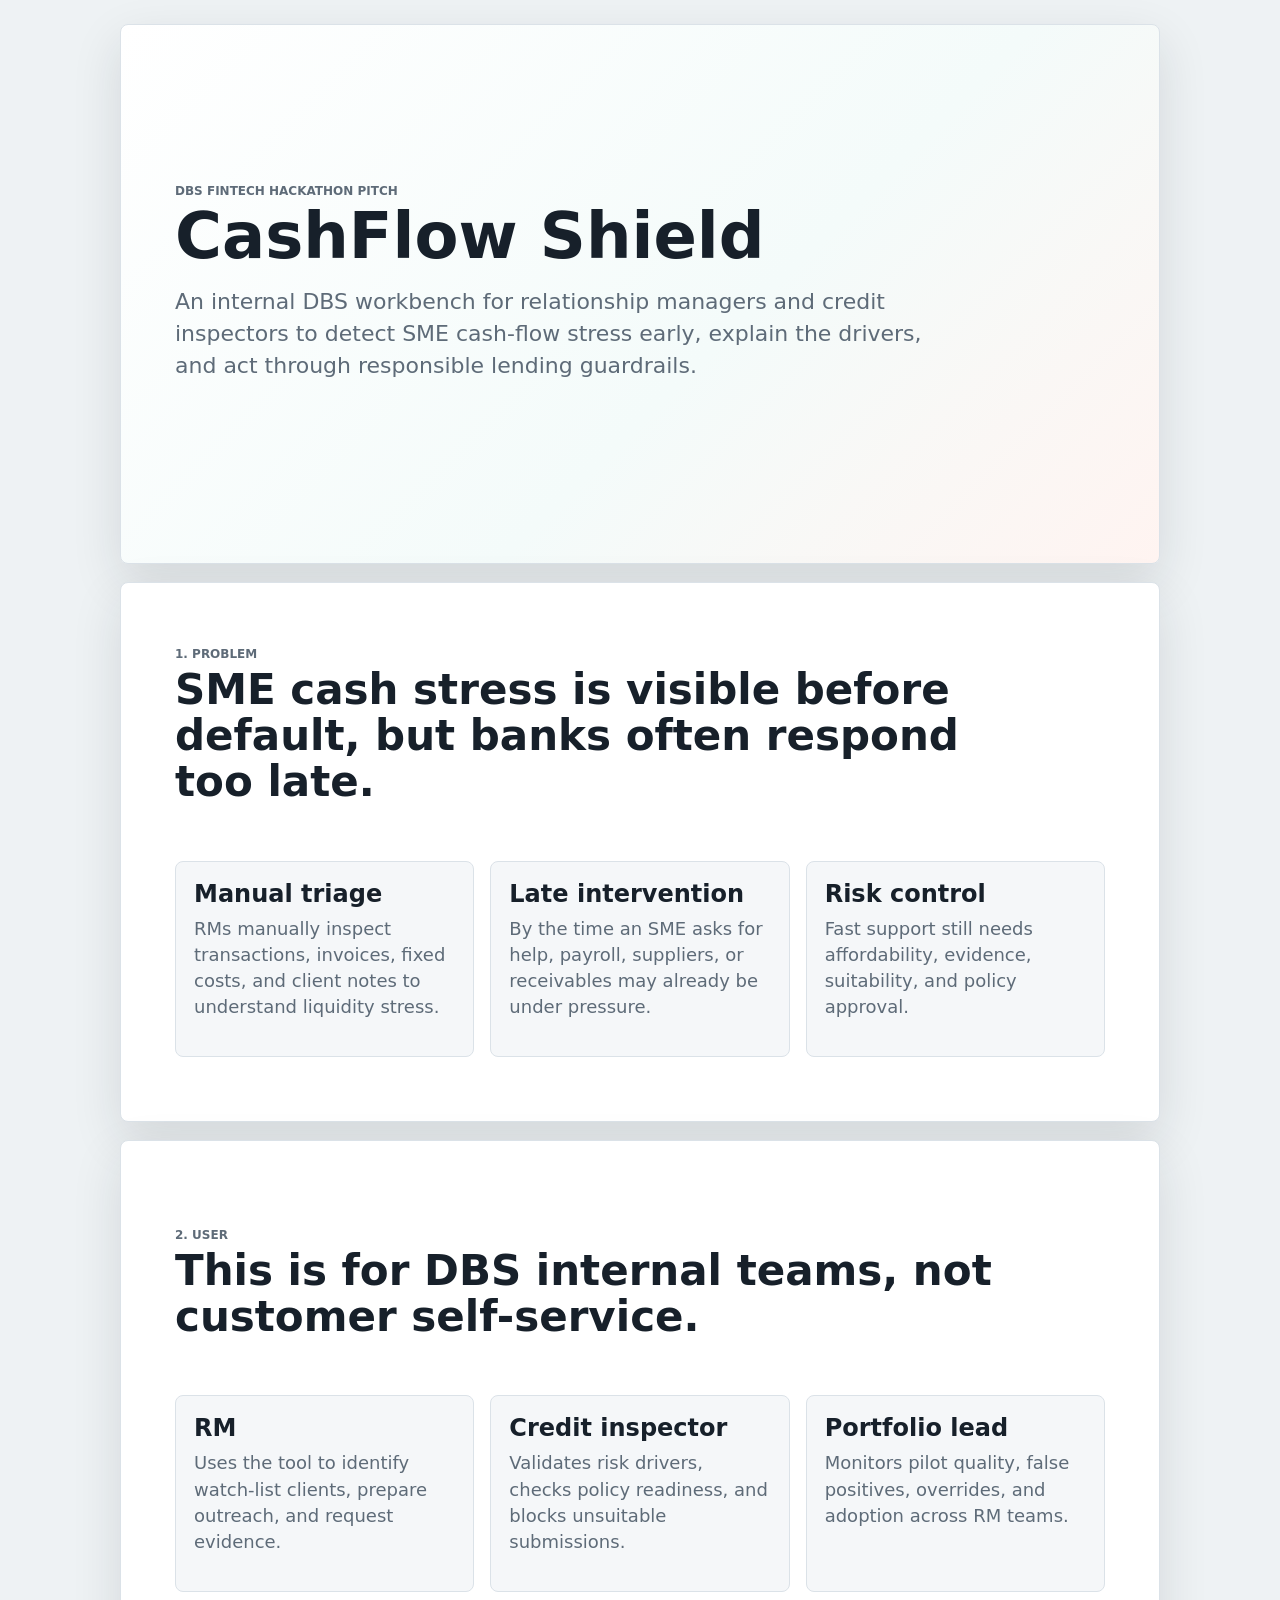
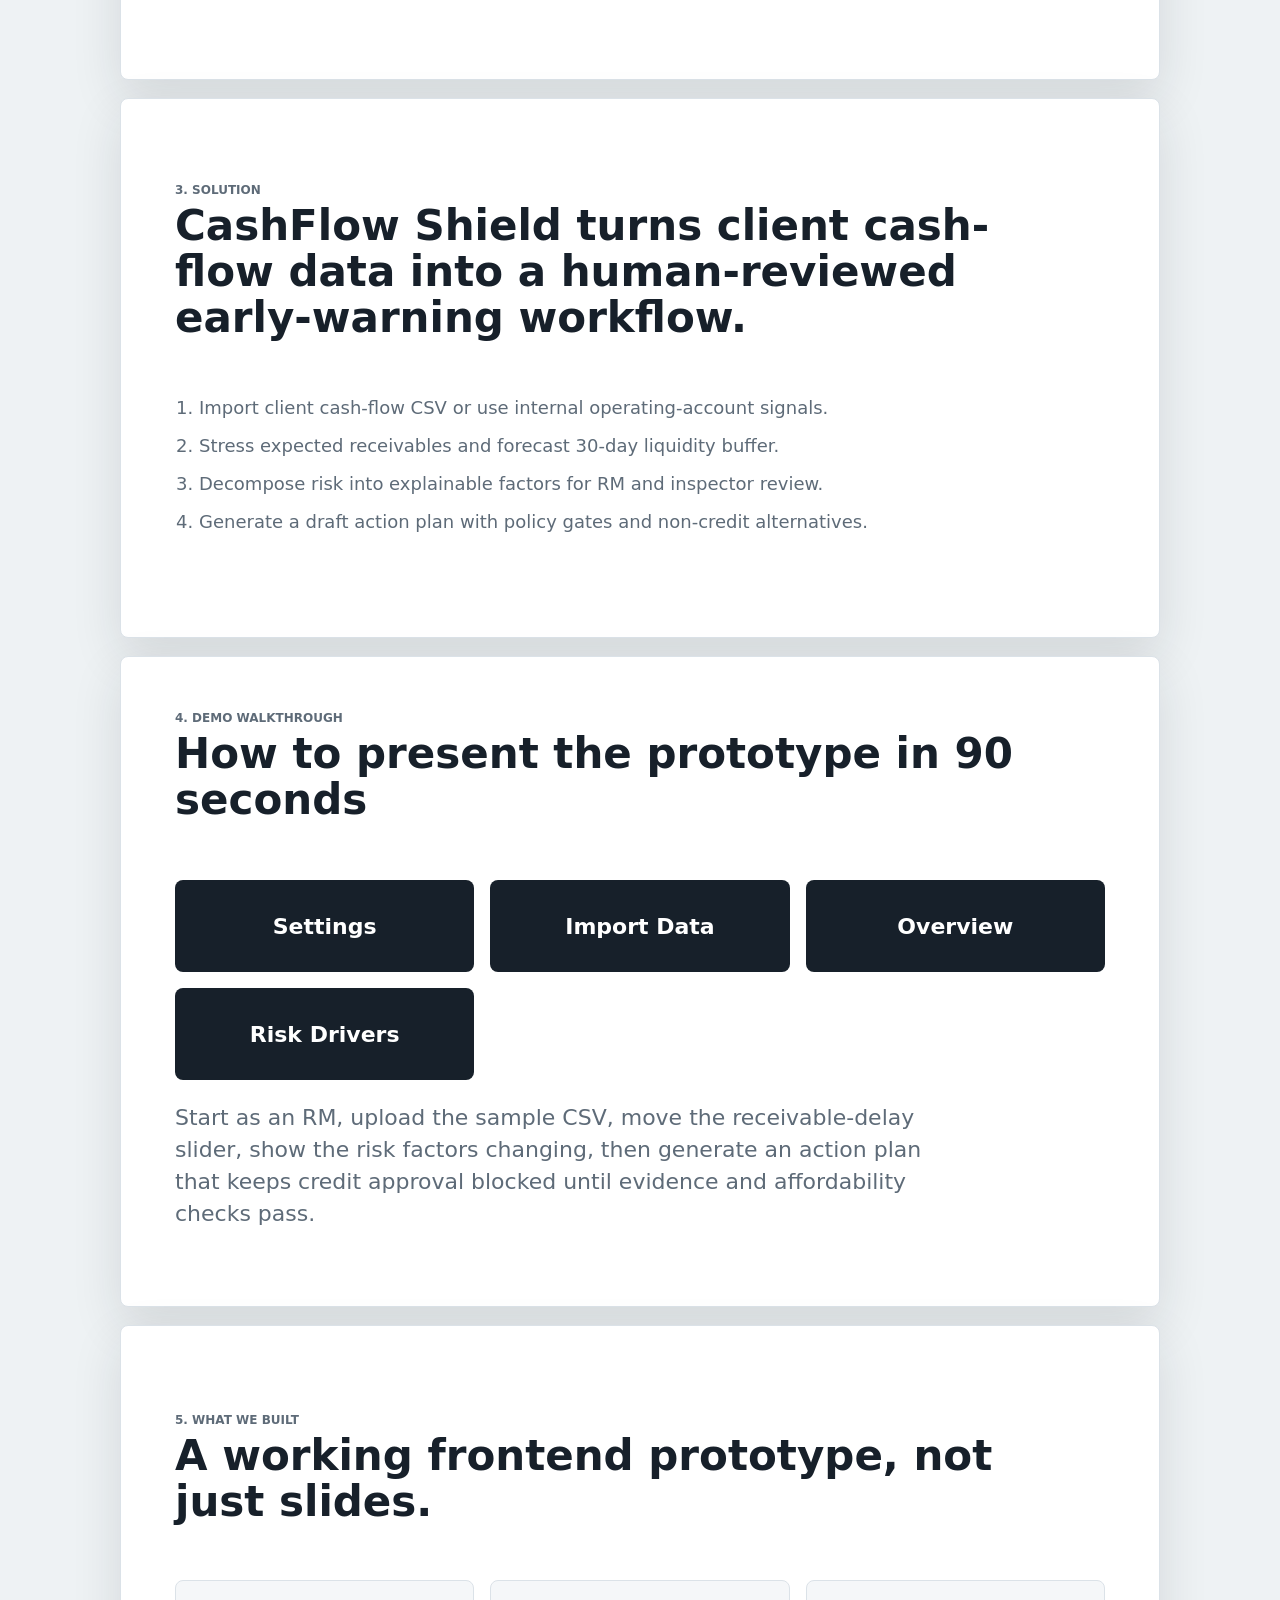
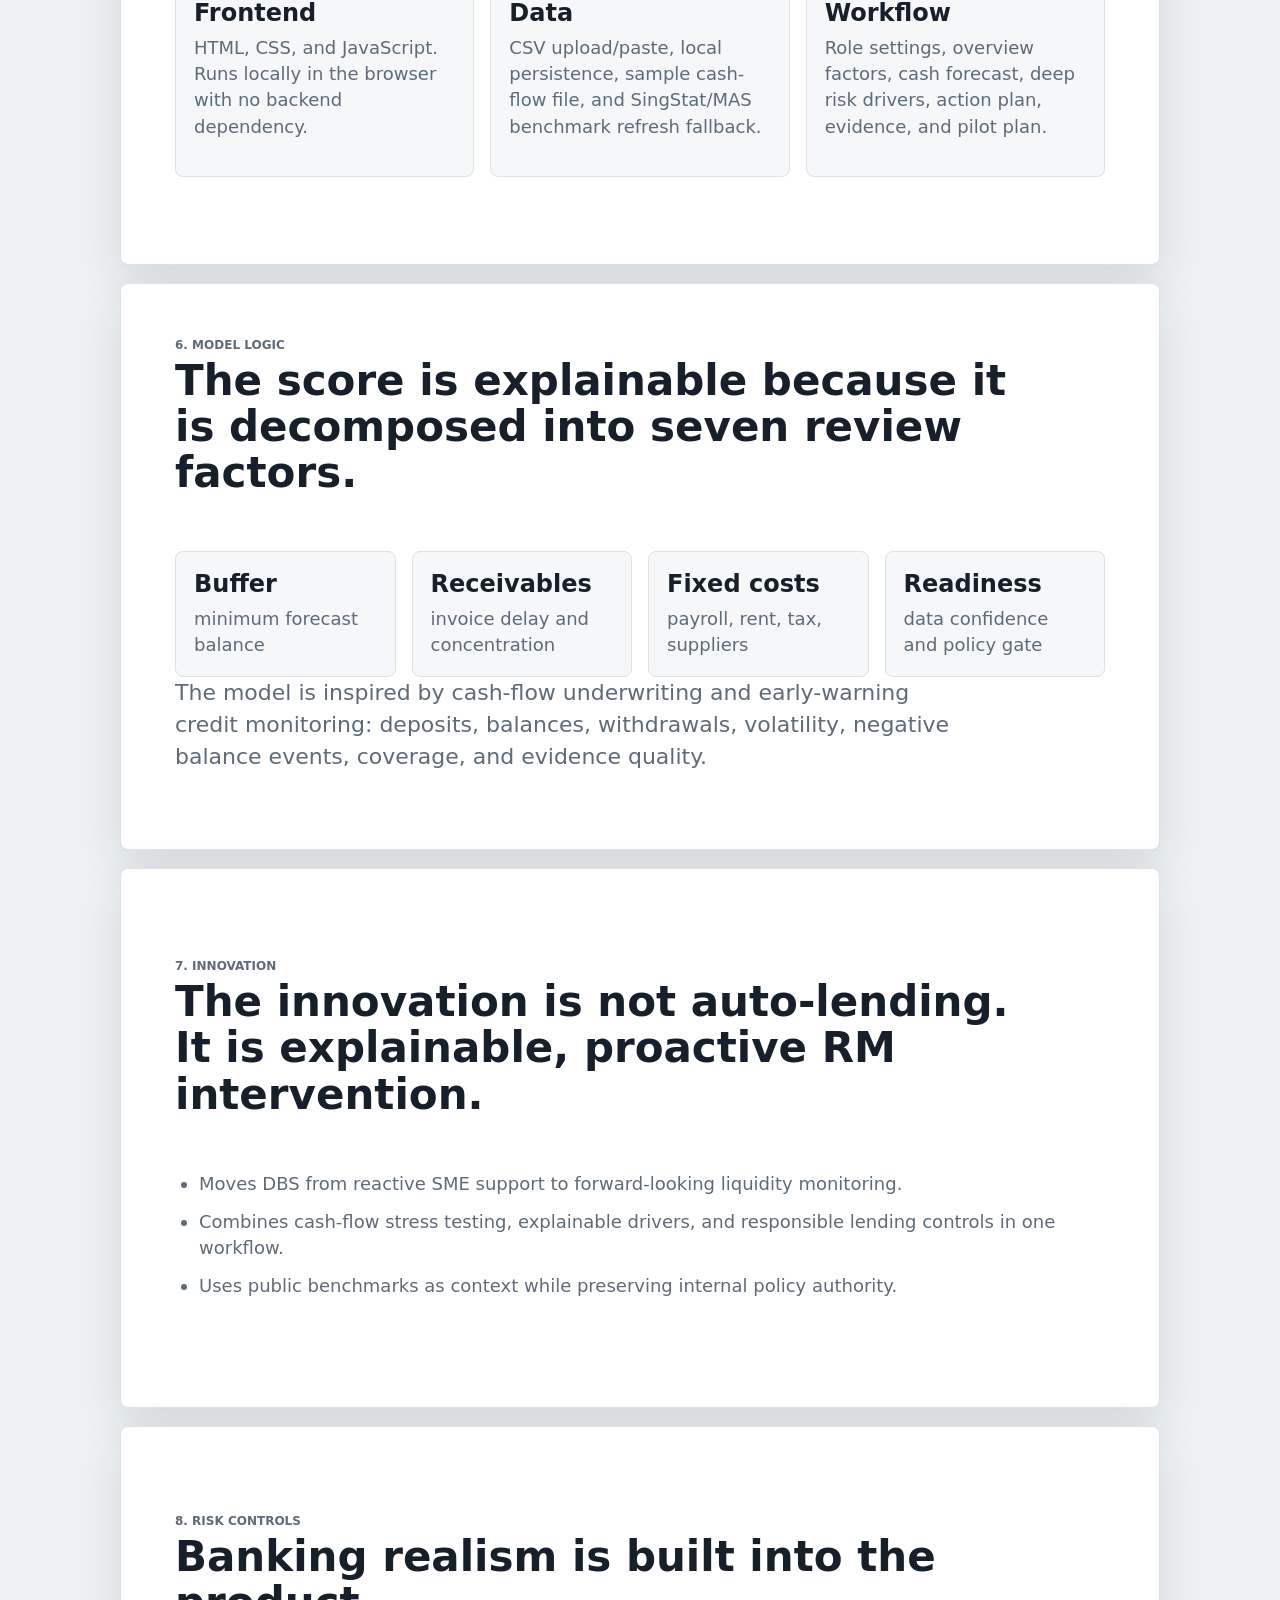
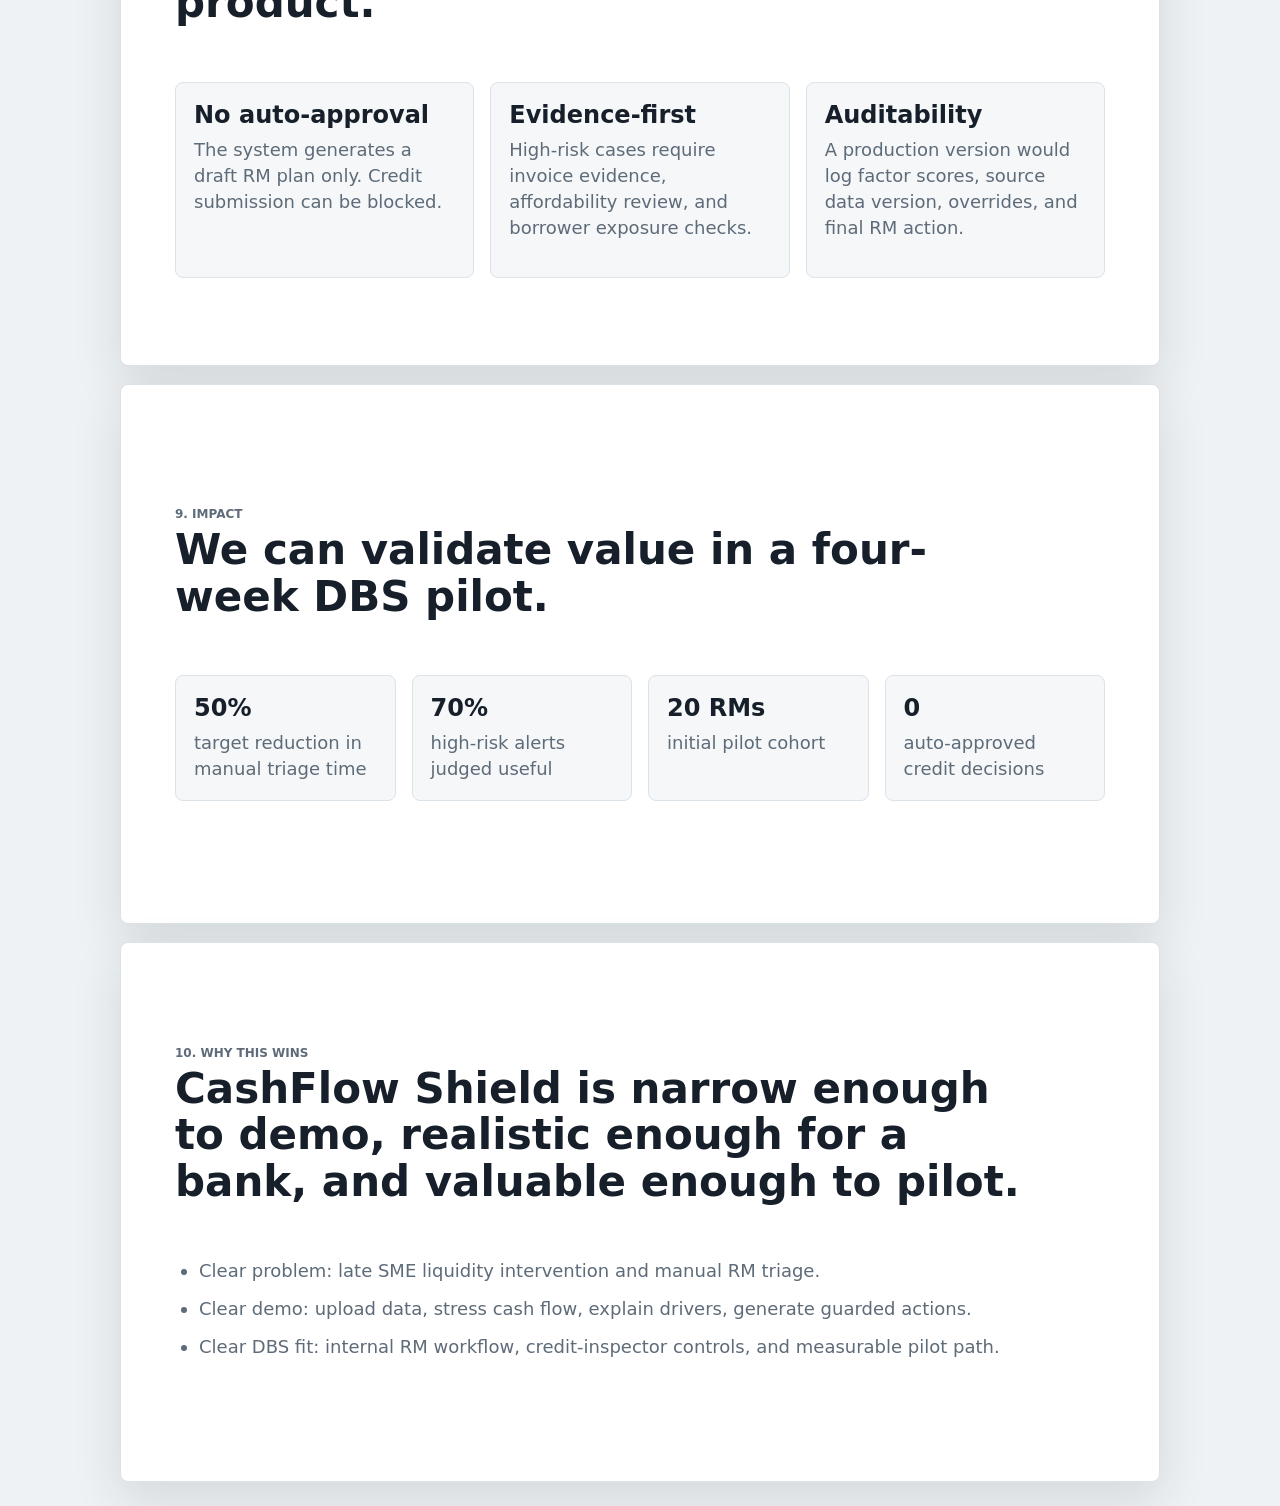
<file: pitch.html>
<!doctype html>
<html lang="en">
  <head>
    <meta charset="utf-8" />
    <meta name="viewport" content="width=device-width, initial-scale=1" />
    <title>CashFlow Shield Pitch</title>
    <link rel="stylesheet" href="styles.css" />
  </head>
  <body class="deck-body">
    <main class="deck">
      <section class="slide cover-slide">
        <p class="eyebrow">DBS FinTech Hackathon Pitch</p>
        <h1>CashFlow Shield</h1>
        <p class="slide-subtitle">An internal DBS workbench for relationship managers and credit inspectors to detect SME cash-flow stress early, explain the drivers, and act through responsible lending guardrails.</p>
      </section>

      <section class="slide">
        <p class="eyebrow">1. Problem</p>
        <h2>SME cash stress is visible before default, but banks often respond too late.</h2>
        <div class="three-points">
          <div>
            <strong>Manual triage</strong>
            <p>RMs manually inspect transactions, invoices, fixed costs, and client notes to understand liquidity stress.</p>
          </div>
          <div>
            <strong>Late intervention</strong>
            <p>By the time an SME asks for help, payroll, suppliers, or receivables may already be under pressure.</p>
          </div>
          <div>
            <strong>Risk control</strong>
            <p>Fast support still needs affordability, evidence, suitability, and policy approval.</p>
          </div>
        </div>
      </section>

      <section class="slide">
        <p class="eyebrow">2. User</p>
        <h2>This is for DBS internal teams, not customer self-service.</h2>
        <div class="three-points">
          <div>
            <strong>RM</strong>
            <p>Uses the tool to identify watch-list clients, prepare outreach, and request evidence.</p>
          </div>
          <div>
            <strong>Credit inspector</strong>
            <p>Validates risk drivers, checks policy readiness, and blocks unsuitable submissions.</p>
          </div>
          <div>
            <strong>Portfolio lead</strong>
            <p>Monitors pilot quality, false positives, overrides, and adoption across RM teams.</p>
          </div>
        </div>
      </section>

      <section class="slide">
        <p class="eyebrow">3. Solution</p>
        <h2>CashFlow Shield turns client cash-flow data into a human-reviewed early-warning workflow.</h2>
        <ol class="flow-list">
          <li>Import client cash-flow CSV or use internal operating-account signals.</li>
          <li>Stress expected receivables and forecast 30-day liquidity buffer.</li>
          <li>Decompose risk into explainable factors for RM and inspector review.</li>
          <li>Generate a draft action plan with policy gates and non-credit alternatives.</li>
        </ol>
      </section>

      <section class="slide">
        <p class="eyebrow">4. Demo Walkthrough</p>
        <h2>How to present the prototype in 90 seconds</h2>
        <div class="demo-strip">
          <span>Settings</span>
          <span>Import Data</span>
          <span>Overview</span>
          <span>Risk Drivers</span>
        </div>
        <p class="slide-subtitle">Start as an RM, upload the sample CSV, move the receivable-delay slider, show the risk factors changing, then generate an action plan that keeps credit approval blocked until evidence and affordability checks pass.</p>
      </section>

      <section class="slide">
        <p class="eyebrow">5. What We Built</p>
        <h2>A working frontend prototype, not just slides.</h2>
        <div class="three-points">
          <div>
            <strong>Frontend</strong>
            <p>HTML, CSS, and JavaScript. Runs locally in the browser with no backend dependency.</p>
          </div>
          <div>
            <strong>Data</strong>
            <p>CSV upload/paste, local persistence, sample cash-flow file, and SingStat/MAS benchmark refresh fallback.</p>
          </div>
          <div>
            <strong>Workflow</strong>
            <p>Role settings, overview factors, cash forecast, deep risk drivers, action plan, evidence, and pilot plan.</p>
          </div>
        </div>
      </section>

      <section class="slide">
        <p class="eyebrow">6. Model Logic</p>
        <h2>The score is explainable because it is decomposed into seven review factors.</h2>
        <div class="metric-row">
          <div><strong>Buffer</strong><span>minimum forecast balance</span></div>
          <div><strong>Receivables</strong><span>invoice delay and concentration</span></div>
          <div><strong>Fixed costs</strong><span>payroll, rent, tax, suppliers</span></div>
          <div><strong>Readiness</strong><span>data confidence and policy gate</span></div>
        </div>
        <p class="slide-subtitle">The model is inspired by cash-flow underwriting and early-warning credit monitoring: deposits, balances, withdrawals, volatility, negative balance events, coverage, and evidence quality.</p>
      </section>

      <section class="slide">
        <p class="eyebrow">7. Innovation</p>
        <h2>The innovation is not auto-lending. It is explainable, proactive RM intervention.</h2>
        <ul class="next-list">
          <li>Moves DBS from reactive SME support to forward-looking liquidity monitoring.</li>
          <li>Combines cash-flow stress testing, explainable drivers, and responsible lending controls in one workflow.</li>
          <li>Uses public benchmarks as context while preserving internal policy authority.</li>
        </ul>
      </section>

      <section class="slide">
        <p class="eyebrow">8. Risk Controls</p>
        <h2>Banking realism is built into the product.</h2>
        <div class="three-points">
          <div>
            <strong>No auto-approval</strong>
            <p>The system generates a draft RM plan only. Credit submission can be blocked.</p>
          </div>
          <div>
            <strong>Evidence-first</strong>
            <p>High-risk cases require invoice evidence, affordability review, and borrower exposure checks.</p>
          </div>
          <div>
            <strong>Auditability</strong>
            <p>A production version would log factor scores, source data version, overrides, and final RM action.</p>
          </div>
        </div>
      </section>

      <section class="slide">
        <p class="eyebrow">9. Impact</p>
        <h2>We can validate value in a four-week DBS pilot.</h2>
        <div class="metric-row">
          <div><strong>50%</strong><span>target reduction in manual triage time</span></div>
          <div><strong>70%</strong><span>high-risk alerts judged useful</span></div>
          <div><strong>20 RMs</strong><span>initial pilot cohort</span></div>
          <div><strong>0</strong><span>auto-approved credit decisions</span></div>
        </div>
      </section>

      <section class="slide">
        <p class="eyebrow">10. Why This Wins</p>
        <h2>CashFlow Shield is narrow enough to demo, realistic enough for a bank, and valuable enough to pilot.</h2>
        <ul class="next-list">
          <li>Clear problem: late SME liquidity intervention and manual RM triage.</li>
          <li>Clear demo: upload data, stress cash flow, explain drivers, generate guarded actions.</li>
          <li>Clear DBS fit: internal RM workflow, credit-inspector controls, and measurable pilot path.</li>
        </ul>
      </section>
    </main>
  </body>
</html>
</file>
<file: styles.css>
:root {
  --ink: #17202a;
  --muted: #5e6b78;
  --line: #dbe2e8;
  --surface: #ffffff;
  --soft: #f5f7f9;
  --teal: #087f8c;
  --green: #2e7d32;
  --amber: #b26a00;
  --red: #b3261e;
  --blue: #2764a8;
  --shadow: 0 18px 50px rgba(23, 32, 42, 0.12);
  font-family: Inter, ui-sans-serif, system-ui, -apple-system, BlinkMacSystemFont, "Segoe UI", sans-serif;
}

* {
  box-sizing: border-box;
}

body {
  margin: 0;
  color: var(--ink);
  background: #eef2f4;
}

button,
select,
input {
  font: inherit;
}

.app-shell {
  min-height: 100vh;
  display: grid;
  grid-template-columns: 280px minmax(0, 1fr);
}

.sidebar {
  background: #ffffff;
  border-right: 1px solid var(--line);
  padding: 24px;
  display: flex;
  flex-direction: column;
  gap: 28px;
}

.brand-block {
  display: grid;
  grid-template-columns: 48px 1fr;
  gap: 12px;
  align-items: center;
}

.brand-mark {
  width: 48px;
  height: 48px;
  border-radius: 8px;
  background: var(--red);
  color: #fff;
  display: grid;
  place-items: center;
  font-weight: 800;
}

.eyebrow,
.label {
  margin: 0 0 6px;
  color: var(--muted);
  text-transform: uppercase;
  letter-spacing: 0;
  font-size: 12px;
  font-weight: 750;
}

h1,
h2,
h3,
h4,
p {
  margin-top: 0;
}

h1 {
  margin-bottom: 0;
  font-size: 22px;
  line-height: 1.15;
}

.nav-list {
  display: grid;
  gap: 8px;
}

.nav-item {
  border: 0;
  background: transparent;
  color: var(--muted);
  width: 100%;
  height: 44px;
  border-radius: 8px;
  display: grid;
  grid-template-columns: 20px 1fr;
  gap: 10px;
  align-items: center;
  text-align: left;
  padding: 0 12px;
  cursor: pointer;
}

.nav-item svg,
.metric-title svg,
.primary-action svg,
.secondary-action svg {
  width: 18px;
  height: 18px;
}

.nav-item.active {
  color: var(--ink);
  background: #e8f3f4;
}

.nav-item.user-entry {
  border: 1px solid var(--line);
  background: #fbfcfd;
  color: var(--ink);
}

.sidebar-note {
  margin-top: auto;
  padding: 14px;
  border: 1px solid var(--line);
  border-radius: 8px;
  color: var(--muted);
  font-size: 14px;
}

.import-shortcut {
  display: grid;
}

.import-bottom {
  border: 1px solid var(--line);
  background: #fff;
}

.workspace {
  padding: 28px;
  display: grid;
  gap: 20px;
  align-content: start;
}

.workspace.workflow-mode .topbar,
.workspace.workflow-mode .kpi-grid {
  display: none;
}

.topbar {
  display: flex;
  justify-content: space-between;
  gap: 20px;
  align-items: end;
}

.topbar h2 {
  margin-bottom: 0;
  max-width: 760px;
  font-size: 28px;
  line-height: 1.18;
}

.topbar-copy {
  margin: 8px 0 0;
  color: var(--muted);
  font-size: 14px;
}

.section-copy {
  margin: 8px 0 0;
  color: var(--muted);
  max-width: 780px;
  line-height: 1.45;
}

.account-picker {
  min-width: 280px;
  display: grid;
  gap: 8px;
}

.account-picker label,
.scenario-control label {
  color: var(--muted);
  font-size: 13px;
  font-weight: 700;
}

select {
  height: 42px;
  border: 1px solid var(--line);
  border-radius: 8px;
  padding: 0 12px;
  background: #fff;
  color: var(--ink);
}

input[type="text"],
input[type="number"],
textarea {
  width: 100%;
  border: 1px solid var(--line);
  border-radius: 8px;
  padding: 10px 12px;
  background: #fff;
  color: var(--ink);
}

textarea {
  min-height: 220px;
  resize: vertical;
  font-family: ui-monospace, SFMono-Regular, Consolas, "Liberation Mono", monospace;
  font-size: 13px;
  line-height: 1.45;
}

.kpi-grid {
  display: grid;
  grid-template-columns: repeat(auto-fit, minmax(210px, 1fr));
  gap: 14px;
}

.metric-card,
.panel,
.chart-panel,
.insight-panel,
.offer-panel {
  background: var(--surface);
  border: 1px solid var(--line);
  border-radius: 8px;
}

.metric-card {
  padding: 16px;
  min-height: 150px;
  display: grid;
  align-content: start;
  gap: 10px;
}

.metric-title {
  display: flex;
  align-items: center;
  justify-content: space-between;
  color: var(--muted);
  font-size: 13px;
  font-weight: 750;
}

.metric-card strong {
  font-size: 30px;
  line-height: 1;
}

.metric-card p {
  color: var(--muted);
  font-size: 14px;
  line-height: 1.35;
  margin-bottom: 0;
}

.risk-score-row {
  display: flex;
  align-items: center;
  gap: 10px;
}

.status-pill {
  display: inline-flex;
  align-items: center;
  min-height: 26px;
  padding: 0 10px;
  border-radius: 999px;
  font-size: 12px;
  font-weight: 800;
  white-space: nowrap;
}

.status-pill.amber {
  color: #6d4300;
  background: #fff1d2;
}

.status-pill.red {
  color: #7b1b16;
  background: #ffe2df;
}

.status-pill.green {
  color: #1c5c22;
  background: #daf0dc;
}

.status-pill.neutral {
  color: #41505f;
  background: #edf1f4;
}

.meter {
  height: 8px;
  width: 100%;
  background: #e8edf1;
  border-radius: 999px;
  overflow: hidden;
}

.meter span {
  display: block;
  height: 100%;
  width: 68%;
  background: var(--amber);
  transition: width 180ms ease, background 180ms ease;
}

.panel {
  display: none;
  padding: 20px;
  box-shadow: var(--shadow);
}

.panel.active {
  display: grid;
  gap: 18px;
}

.panel-header {
  display: flex;
  justify-content: space-between;
  align-items: start;
  gap: 20px;
}

.panel h3 {
  margin-bottom: 0;
  font-size: 22px;
}

.guided-step {
  min-width: 260px;
  border: 1px solid #c9dee0;
  background: #eef8f8;
  border-radius: 8px;
  padding: 12px;
  display: grid;
  gap: 5px;
}

.guided-step strong {
  font-size: 14px;
}

.guided-step span {
  color: var(--muted);
  font-size: 13px;
  line-height: 1.35;
}

.score-layout {
  display: grid;
  grid-template-columns: minmax(280px, 0.9fr) minmax(0, 1.1fr);
  gap: 16px;
}

.score-panel,
.factor-card,
.methodology-panel,
.detail-card,
.timeline-step {
  background: #fff;
  border: 1px solid var(--line);
  border-radius: 8px;
  padding: 16px;
}

.score-main {
  display: flex;
  align-items: center;
  gap: 12px;
  margin-bottom: 10px;
}

.score-main strong {
  font-size: 58px;
  line-height: 1;
}

.score-panel p {
  color: var(--muted);
  line-height: 1.45;
}

.mini-meter-grid {
  display: grid;
  gap: 10px;
  margin-top: 14px;
}

.mini-meter {
  display: grid;
  gap: 6px;
}

.mini-meter div {
  display: flex;
  justify-content: space-between;
  gap: 12px;
  font-size: 13px;
  color: var(--muted);
}

.mini-meter strong {
  color: var(--ink);
}

.mini-meter i {
  display: block;
  height: 7px;
  border-radius: 999px;
}

.mini-meter i.green {
  background: var(--green);
}

.mini-meter i.amber {
  background: var(--amber);
}

.mini-meter i.red {
  background: var(--red);
}

.decision-stack {
  display: grid;
  gap: 12px;
}

.decision-stack div {
  display: grid;
  gap: 4px;
  border-top: 1px solid var(--line);
  padding-top: 12px;
}

.decision-stack div:first-child {
  border-top: 0;
  padding-top: 0;
}

.decision-stack span {
  color: var(--muted);
  line-height: 1.4;
}

.factor-grid {
  display: grid;
  grid-template-columns: repeat(auto-fit, minmax(260px, 1fr));
  gap: 14px;
}

.factor-card {
  display: grid;
  gap: 10px;
}

.factor-card-head,
.driver-title-row {
  display: flex;
  justify-content: space-between;
  align-items: start;
  gap: 10px;
}

.factor-card h4,
.driver-title-row h4 {
  margin-bottom: 0;
}

.factor-card strong {
  font-size: 18px;
}

.factor-card p,
.factor-card small {
  color: var(--muted);
  line-height: 1.42;
}

.scenario-control {
  min-width: 280px;
  display: grid;
  gap: 8px;
}

.range-row {
  display: grid;
  grid-template-columns: 1fr 72px;
  gap: 10px;
  align-items: center;
}

input[type="range"] {
  width: 100%;
  accent-color: var(--teal);
}

output {
  color: var(--ink);
  font-weight: 750;
}

.forecast-layout,
.action-layout {
  display: grid;
  grid-template-columns: minmax(0, 1.6fr) minmax(320px, 0.9fr);
  gap: 16px;
}

.chart-panel {
  padding: 18px;
}

.bar-chart {
  height: 300px;
  display: grid;
  grid-template-columns: repeat(4, 1fr);
  align-items: end;
  gap: 16px;
  border-bottom: 1px solid var(--line);
  padding: 12px 8px 0;
}

.bar {
  min-height: 16px;
  border-radius: 8px 8px 0 0;
  background: var(--teal);
  position: relative;
  transition: height 180ms ease, background 180ms ease;
}

.bar.negative {
  background: var(--red);
}

.bar::before {
  content: attr(data-value);
  position: absolute;
  left: 50%;
  top: -26px;
  transform: translateX(-50%);
  font-size: 13px;
  color: var(--muted);
  font-weight: 750;
  white-space: nowrap;
}

.chart-axis {
  display: grid;
  grid-template-columns: repeat(4, 1fr);
  gap: 16px;
  padding: 10px 8px 0;
  color: var(--muted);
  font-size: 13px;
  text-align: center;
}

.insight-panel,
.offer-panel {
  padding: 18px;
}

.insight-panel h4,
.offer-panel h4 {
  font-size: 20px;
  line-height: 1.25;
  margin-bottom: 10px;
}

.insight-panel p,
.offer-panel li {
  color: var(--muted);
  line-height: 1.45;
}

.judge-note,
.decision-box {
  border: 1px solid #c9dee0;
  background: #eef8f8;
  border-radius: 8px;
  padding: 12px;
  margin: 14px 0;
  display: grid;
  gap: 4px;
}

.judge-note strong,
.decision-box {
  color: var(--ink);
  font-weight: 850;
}

.judge-note span {
  color: var(--muted);
  line-height: 1.4;
}

.primary-action,
.secondary-action {
  height: 42px;
  border-radius: 8px;
  display: inline-grid;
  grid-template-columns: 18px auto;
  align-items: center;
  gap: 8px;
  padding: 0 14px;
  cursor: pointer;
  font-weight: 800;
}

.primary-action {
  border: 0;
  color: #fff;
  background: var(--red);
}

.secondary-action {
  border: 1px solid var(--line);
  color: var(--ink);
  background: #fff;
}

.driver-list,
.action-list {
  display: grid;
  gap: 12px;
}

.driver-item,
.action-item {
  display: grid;
  grid-template-columns: 44px minmax(0, 1fr) auto;
  gap: 14px;
  align-items: start;
  padding: 14px;
  border: 1px solid var(--line);
  border-radius: 8px;
  background: #fff;
}

.driver-rank,
.action-rank {
  width: 44px;
  height: 44px;
  border-radius: 8px;
  display: grid;
  place-items: center;
  color: #fff;
  background: var(--blue);
  font-weight: 900;
}

.driver-item h4,
.action-item h4 {
  margin-bottom: 4px;
  font-size: 16px;
}

.driver-item p,
.action-item p {
  color: var(--muted);
  margin-bottom: 0;
  line-height: 1.35;
}

.driver-explain-grid {
  display: grid;
  grid-template-columns: repeat(2, minmax(0, 1fr));
  gap: 10px;
  margin-top: 12px;
}

.driver-explain-grid div {
  background: var(--soft);
  border: 1px solid var(--line);
  border-radius: 8px;
  padding: 10px;
  display: grid;
  gap: 4px;
}

.driver-explain-grid span {
  color: var(--muted);
  line-height: 1.35;
  font-size: 13px;
}

.segmented-control {
  min-width: 250px;
  height: 40px;
  display: grid;
  grid-template-columns: 1fr 1fr;
  border: 1px solid var(--line);
  border-radius: 8px;
  overflow: hidden;
  background: #fff;
}

.segment-button {
  border: 0;
  background: transparent;
  color: var(--muted);
  font-weight: 800;
  cursor: pointer;
}

.segment-button.active {
  color: #fff;
  background: var(--ink);
}

.methodology-panel {
  display: grid;
  gap: 12px;
}

.methodology-grid,
.action-detail-grid,
.pilot-timeline {
  display: grid;
  grid-template-columns: repeat(auto-fit, minmax(240px, 1fr));
  gap: 14px;
}

.methodology-grid div {
  background: var(--soft);
  border: 1px solid var(--line);
  border-radius: 8px;
  padding: 12px;
  display: grid;
  gap: 6px;
}

.methodology-grid span {
  color: var(--muted);
  line-height: 1.4;
}

.impact {
  color: var(--red);
  font-weight: 850;
  white-space: nowrap;
}

.copy-state {
  min-height: 20px;
  margin: 12px 0 0;
  color: var(--green);
  font-size: 13px;
  font-weight: 750;
}

.detail-card h4 {
  margin-bottom: 10px;
}

.detail-card ul {
  margin: 0;
  padding-left: 18px;
  color: var(--muted);
  line-height: 1.45;
}

.import-grid {
  display: grid;
  grid-template-columns: minmax(280px, 0.75fr) minmax(0, 1.25fr);
  gap: 16px;
}

.settings-layout {
  display: grid;
  grid-template-columns: minmax(280px, 0.8fr) minmax(0, 1.2fr);
  gap: 16px;
}

.profile-card {
  background: #fff;
  border: 1px solid var(--line);
  border-radius: 8px;
  padding: 16px;
}

.avatar-block {
  display: grid;
  grid-template-columns: 64px 1fr;
  gap: 14px;
  align-items: center;
  margin-bottom: 18px;
}

.avatar-mark {
  width: 64px;
  height: 64px;
  border-radius: 8px;
  display: grid;
  place-items: center;
  background: var(--ink);
  color: #fff;
  font-weight: 900;
  font-size: 22px;
}

.avatar-block h4 {
  margin-bottom: 4px;
  font-size: 20px;
}

.avatar-block span {
  color: var(--muted);
  line-height: 1.35;
}

.integration-list {
  display: grid;
  gap: 12px;
}

.integration-list div {
  border-top: 1px solid var(--line);
  padding-top: 12px;
  display: grid;
  gap: 5px;
}

.integration-list div:first-child {
  border-top: 0;
  padding-top: 0;
}

.integration-list span {
  color: var(--muted);
  line-height: 1.4;
}

.integration-list em {
  color: var(--teal);
  font-style: normal;
  font-size: 12px;
  font-weight: 850;
}

.import-card {
  background: #fff;
  border: 1px solid var(--line);
  border-radius: 8px;
  padding: 16px;
}

.form-grid {
  display: grid;
  gap: 14px;
}

.form-grid label {
  display: grid;
  gap: 7px;
  color: var(--muted);
  font-size: 13px;
  font-weight: 750;
}

.schema-note {
  margin-top: 18px;
  border: 1px solid #c9dee0;
  background: #eef8f8;
  border-radius: 8px;
  padding: 12px;
  display: grid;
  gap: 5px;
}

.schema-note span,
.source-note {
  color: var(--muted);
  line-height: 1.4;
  font-size: 13px;
}

.file-input {
  margin-bottom: 12px;
  width: 100%;
}

.button-row {
  display: flex;
  gap: 10px;
  flex-wrap: wrap;
  margin-top: 12px;
}

.evidence-layout {
  display: grid;
  grid-template-columns: repeat(4, minmax(0, 1fr));
  gap: 14px;
}

.asset-lens-grid {
  display: grid;
  grid-template-columns: repeat(auto-fit, minmax(190px, 1fr));
  gap: 14px;
}

.asset-layout {
  display: grid;
  grid-template-columns: 1fr 1fr 1fr;
  gap: 14px;
}

.asset-card,
.asset-metric-card {
  background: #fff;
  border: 1px solid var(--line);
  border-radius: 8px;
  padding: 16px;
}

.asset-metric-card {
  display: grid;
  gap: 10px;
  align-content: start;
}

.asset-metric-card strong {
  font-size: 26px;
  line-height: 1.05;
}

.asset-metric-card p {
  margin-bottom: 0;
  color: var(--muted);
  font-size: 13px;
  line-height: 1.4;
}

.stress-table {
  border: 1px solid var(--line);
  border-radius: 8px;
  overflow: hidden;
}

.stress-row {
  display: grid;
  grid-template-columns: 0.9fr 0.8fr 1.4fr;
  gap: 10px;
  padding: 12px;
  border-top: 1px solid var(--line);
  font-size: 13px;
}

.stress-row:first-child {
  border-top: 0;
}

.stress-row span:nth-child(2) {
  font-weight: 850;
  color: var(--ink);
}

.stress-row span:last-child {
  color: var(--muted);
  line-height: 1.35;
}

.stress-head {
  background: var(--soft);
  font-weight: 850;
}

.evidence-card,
.pilot-card {
  background: #fff;
  border: 1px solid var(--line);
  border-radius: 8px;
  padding: 16px;
}

.evidence-list {
  display: grid;
  gap: 12px;
}

.evidence-list div {
  display: grid;
  gap: 4px;
  border-top: 1px solid var(--line);
  padding-top: 12px;
}

.evidence-list div:first-child {
  border-top: 0;
  padding-top: 0;
}

.evidence-list strong {
  font-size: 15px;
}

.evidence-list span,
.pilot-card span,
.validation-table span {
  color: var(--muted);
  line-height: 1.4;
}

.market-card {
  background: #fbfdfd;
}

.card-title-row {
  display: flex;
  justify-content: space-between;
  gap: 12px;
  align-items: start;
}

.icon-action {
  width: 34px;
  height: 34px;
  border: 1px solid var(--line);
  border-radius: 8px;
  background: #fff;
  display: grid;
  place-items: center;
  cursor: pointer;
}

.icon-action svg {
  width: 17px;
  height: 17px;
}

.pilot-grid {
  display: grid;
  grid-template-columns: repeat(3, 1fr);
  gap: 14px;
}

.pilot-card {
  display: grid;
  gap: 8px;
}

.pilot-card strong {
  font-size: 30px;
  line-height: 1;
}

.validation-table {
  border: 1px solid var(--line);
  border-radius: 8px;
  overflow: hidden;
  background: #fff;
}

.pilot-timeline {
  margin-top: 16px;
}

.timeline-step {
  display: grid;
  grid-template-columns: 74px 1fr;
  gap: 12px;
}

.timeline-step > span {
  color: var(--red);
  font-weight: 900;
}

.timeline-step p {
  color: var(--muted);
  line-height: 1.4;
  margin: 5px 0 0;
}

.table-row {
  display: grid;
  grid-template-columns: 1fr 1.6fr 1.4fr;
  gap: 12px;
  padding: 14px;
  border-top: 1px solid var(--line);
}

.table-row:first-child {
  border-top: 0;
}

.table-head {
  background: var(--soft);
  font-weight: 850;
}

.deck-body {
  background: #eef2f4;
  padding: 24px;
}

.deck {
  max-width: 1040px;
  margin: 0 auto;
  display: grid;
  gap: 18px;
}

.slide {
  min-height: 540px;
  padding: 54px;
  border-radius: 8px;
  background: #fff;
  border: 1px solid var(--line);
  box-shadow: var(--shadow);
  display: grid;
  align-content: center;
}

.cover-slide {
  background: linear-gradient(135deg, #ffffff 0%, #f4fbfa 58%, #fff4f1 100%);
}

.slide h1 {
  font-size: 64px;
  line-height: 1;
  margin-bottom: 18px;
}

.slide h2 {
  font-size: 42px;
  line-height: 1.1;
  max-width: 860px;
}

.slide-subtitle {
  font-size: 22px;
  line-height: 1.45;
  color: var(--muted);
  max-width: 780px;
}

.three-points,
.metric-row {
  display: grid;
  grid-template-columns: repeat(3, 1fr);
  gap: 16px;
  margin-top: 20px;
}

.three-points div,
.metric-row div {
  border: 1px solid var(--line);
  border-radius: 8px;
  padding: 18px;
  background: var(--soft);
}

.three-points strong,
.metric-row strong {
  display: block;
  font-size: 24px;
  margin-bottom: 8px;
}

.three-points p,
.metric-row span,
.next-list,
.flow-list {
  color: var(--muted);
  font-size: 18px;
  line-height: 1.45;
}

.flow-list,
.next-list {
  display: grid;
  gap: 12px;
  padding-left: 24px;
}

.demo-strip {
  display: grid;
  grid-template-columns: repeat(3, 1fr);
  gap: 16px;
  margin: 22px 0;
}

.demo-strip span {
  min-height: 92px;
  border-radius: 8px;
  background: var(--ink);
  color: #fff;
  display: grid;
  place-items: center;
  font-size: 22px;
  font-weight: 850;
}

.metric-row {
  grid-template-columns: repeat(4, 1fr);
}

@media (max-width: 980px) {
  .app-shell {
    grid-template-columns: 1fr;
  }

  .sidebar {
    border-right: 0;
    border-bottom: 1px solid var(--line);
  }

  .nav-list {
    grid-template-columns: repeat(3, 1fr);
  }

  .topbar,
  .panel-header {
    display: grid;
  }

  .account-picker,
  .scenario-control {
    min-width: 0;
  }

  .kpi-grid,
  .score-layout,
  .forecast-layout,
  .action-layout,
  .import-grid,
  .settings-layout,
  .asset-layout,
  .evidence-layout,
  .pilot-grid,
  .three-points,
  .metric-row {
    grid-template-columns: 1fr;
  }

  .table-row {
    grid-template-columns: 1fr;
  }

  .stress-row {
    grid-template-columns: 1fr;
  }

  .driver-explain-grid,
  .methodology-grid,
  .action-detail-grid,
  .pilot-timeline {
    grid-template-columns: 1fr;
  }
}

@media (max-width: 620px) {
  .workspace,
  .deck-body {
    padding: 14px;
  }

  .sidebar {
    padding: 18px;
  }

  .nav-list {
    grid-template-columns: 1fr;
  }

  .topbar h2 {
    font-size: 23px;
  }

  .metric-card strong {
    font-size: 26px;
  }

  .bar-chart {
    height: 220px;
    gap: 10px;
  }

  .driver-item,
  .action-item {
    grid-template-columns: 40px 1fr;
  }

  .impact {
    grid-column: 2;
  }

  .slide {
    min-height: auto;
    padding: 28px;
  }

  .slide h1 {
    font-size: 42px;
  }

  .slide h2 {
    font-size: 30px;
  }

  .slide-subtitle {
    font-size: 18px;
  }

  .demo-strip {
    grid-template-columns: 1fr;
  }
}
</file>
